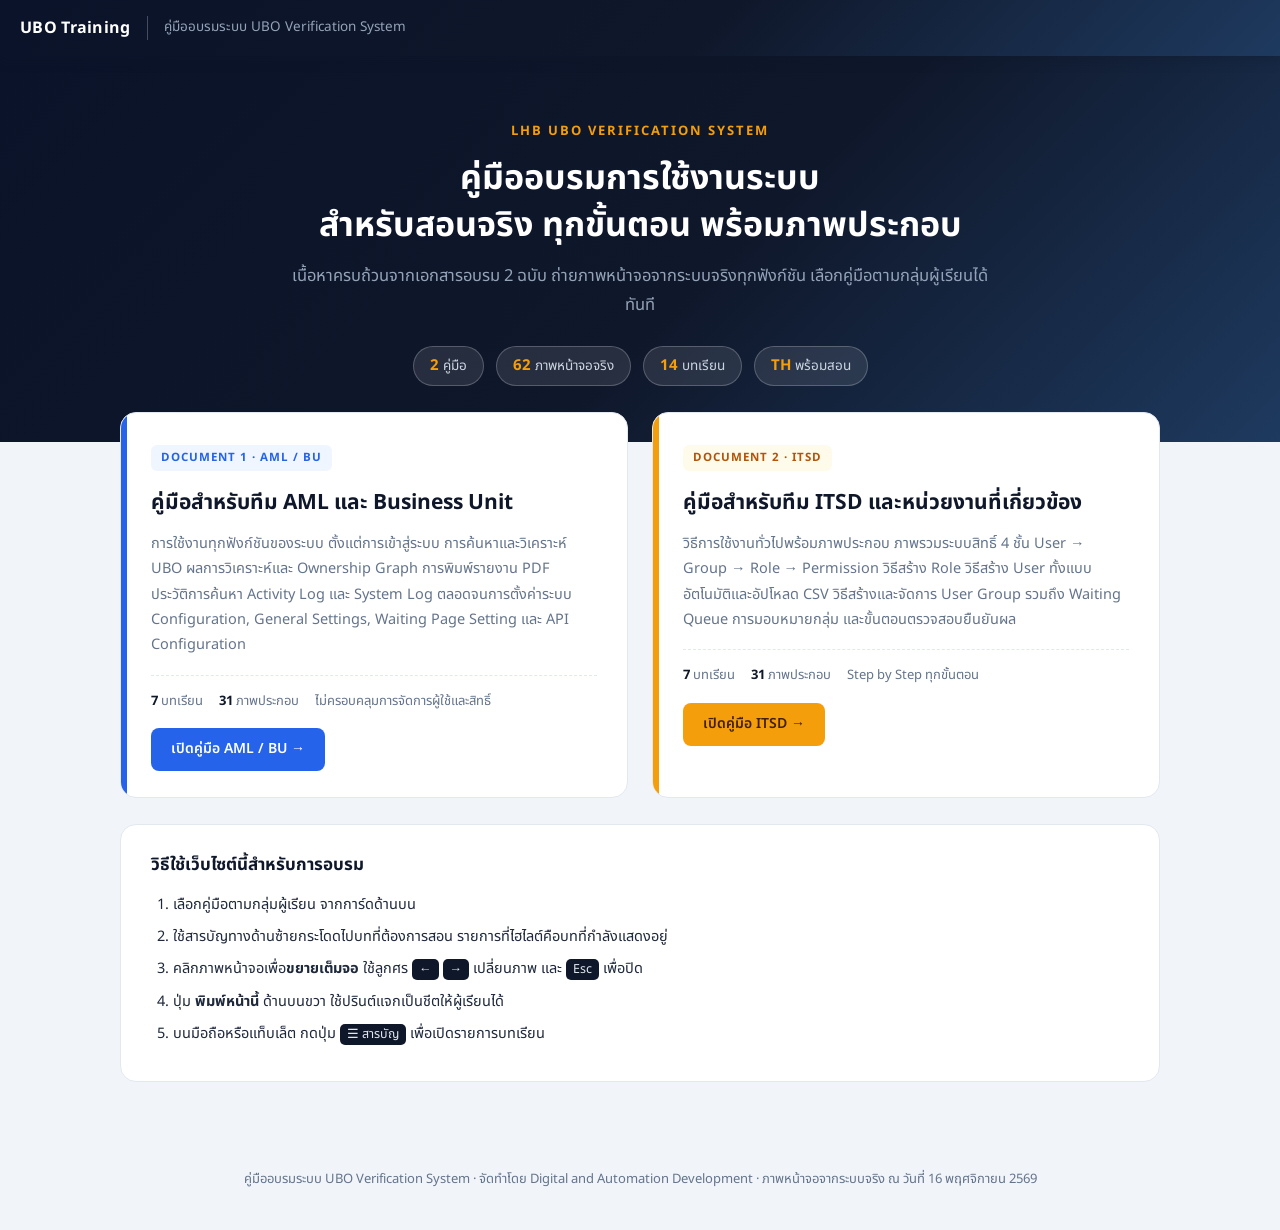
<file: index.html>
<!DOCTYPE html>
<html lang="th">
<head>
<meta charset="utf-8">
<meta name="viewport" content="width=device-width, initial-scale=1">
<title>UBO Training — คู่มืออบรมระบบ UBO Verification System</title>
<meta name="description" content="คู่มืออบรมการใช้งานระบบ UBO Verification System สำหรับทีม AML, Business Unit และ ITSD พร้อมภาพหน้าจอจริงทุกขั้นตอน">
<link rel="preconnect" href="https://fonts.googleapis.com">
<link rel="preconnect" href="https://fonts.gstatic.com" crossorigin>
<link href="https://fonts.googleapis.com/css2?family=Noto+Sans+Thai:wght@400;600;700&display=swap" rel="stylesheet">
<link rel="stylesheet" href="assets/style.css">
</head>
<body>

<header class="site-header">
  <a class="brand" href="index.html">UBO Training</a>
  <span class="page-title">คู่มืออบรมระบบ UBO Verification System</span>
  <span class="spacer"></span>
</header>

<section class="hero">
  <div class="kicker">LHB UBO Verification System</div>
  <h1>คู่มืออบรมการใช้งานระบบ<br>สำหรับสอนจริง ทุกขั้นตอน พร้อมภาพประกอบ</h1>
  <p class="sub">เนื้อหาครบถ้วนจากเอกสารอบรม 2 ฉบับ
    ถ่ายภาพหน้าจอจากระบบจริงทุกฟังก์ชัน
    เลือกคู่มือตามกลุ่มผู้เรียนได้ทันที</p>
  <div class="chips">
    <span class="chip"><b>2</b> คู่มือ</span>
    <span class="chip"><b>62</b> ภาพหน้าจอจริง</span>
    <span class="chip"><b>14</b> บทเรียน</span>
    <span class="chip"><b>TH</b> พร้อมสอน</span>
  </div>
</section>

<div class="landing">
  <div class="deck">

    <a class="manual-card" href="manual-aml.html">
      <span class="tag">DOCUMENT 1 · AML / BU</span>
      <h2>คู่มือสำหรับทีม AML และ Business Unit</h2>
      <p>การใช้งานทุกฟังก์ชันของระบบ ตั้งแต่การเข้าสู่ระบบ
        การค้นหาและวิเคราะห์ UBO ผลการวิเคราะห์และ Ownership Graph
        การพิมพ์รายงาน PDF ประวัติการค้นหา Activity Log และ System Log
        ตลอดจนการตั้งค่าระบบ Configuration, General Settings,
        Waiting Page Setting และ API Configuration</p>
      <div class="meta">
        <span><b>7</b> บทเรียน</span>
        <span><b>31</b> ภาพประกอบ</span>
        <span>ไม่ครอบคลุมการจัดการผู้ใช้และสิทธิ์</span>
      </div>
      <span class="go">เปิดคู่มือ AML / BU →</span>
    </a>

    <a class="manual-card itsd" href="manual-itsd.html">
      <span class="tag">DOCUMENT 2 · ITSD</span>
      <h2>คู่มือสำหรับทีม ITSD และหน่วยงานที่เกี่ยวข้อง</h2>
      <p>วิธีการใช้งานทั่วไปพร้อมภาพประกอบ
        ภาพรวมระบบสิทธิ์ 4 ชั้น User → Group → Role → Permission
        วิธีสร้าง Role วิธีสร้าง User ทั้งแบบอัตโนมัติและอัปโหลด CSV
        วิธีสร้างและจัดการ User Group
        รวมถึง Waiting Queue การมอบหมายกลุ่ม
        และขั้นตอนตรวจสอบยืนยันผล</p>
      <div class="meta">
        <span><b>7</b> บทเรียน</span>
        <span><b>31</b> ภาพประกอบ</span>
        <span>Step by Step ทุกขั้นตอน</span>
      </div>
      <span class="go">เปิดคู่มือ ITSD →</span>
    </a>

  </div>

  <div class="howto">
    <h3>วิธีใช้เว็บไซต์นี้สำหรับการอบรม</h3>
    <ol>
      <li>เลือกคู่มือตามกลุ่มผู้เรียน จากการ์ดด้านบน</li>
      <li>ใช้สารบัญทางด้านซ้ายกระโดดไปบทที่ต้องการสอน
        รายการที่ไฮไลต์คือบทที่กำลังแสดงอยู่</li>
      <li>คลิกภาพหน้าจอเพื่อ<strong>ขยายเต็มจอ</strong>
        ใช้ลูกศร <kbd>←</kbd> <kbd>→</kbd> เปลี่ยนภาพ
        และ <kbd>Esc</kbd> เพื่อปิด</li>
      <li>ปุ่ม <strong>พิมพ์หน้านี้</strong> ด้านบนขวา
        ใช้ปรินต์แจกเป็นชีตให้ผู้เรียนได้</li>
      <li>บนมือถือหรือแท็บเล็ต กดปุ่ม <kbd>☰ สารบัญ</kbd>
        เพื่อเปิดรายการบทเรียน</li>
    </ol>
  </div>
</div>

<footer class="site-footer">
  คู่มืออบรมระบบ UBO Verification System · จัดทำโดย Digital and Automation Development ·
  ภาพหน้าจอจากระบบจริง ณ วันที่ 16 พฤศจิกายน 2569
</footer>

<button class="to-top" id="toTop" title="กลับด้านบน">↑</button>
<script src="assets/app.js"></script>
</body>
</html>
</file>
<file: assets/style.css>
/* UBO Training Site — theme from LHB UBO Verification System
   navy #0f172a · gradient #0B132A→#0F172A→#1E3A5F · blue #2563eb · gold #f59e0b · canvas #f1f5f9 */

:root {
  --navy: #0f172a;
  --navy-steel: #1e3a5f;
  --grad: linear-gradient(135deg, #0B132A 0%, #0F172A 55%, #1E3A5F 100%);
  --blue: #2563eb;
  --blue-soft: #eff6ff;
  --gold: #f59e0b;
  --gold-dark: #b45309;
  --canvas: #f1f5f9;
  --card: #ffffff;
  --line: #e2e8f0;
  --text: #1e293b;
  --muted: #64748b;
  --ok: #16a34a;
}

* { box-sizing: border-box; }

html { scroll-behavior: smooth; }

body {
  margin: 0;
  background: var(--canvas);
  color: var(--text);
  font-family: 'Noto Sans Thai', 'Leelawadee UI', Tahoma, sans-serif;
  font-size: 15.5px;
  line-height: 1.75;
}

/* ---------------------------------------------------------------- header */
.site-header {
  position: sticky;
  top: 0;
  z-index: 50;
  background: var(--grad);
  color: #e2e8f0;
  display: flex;
  align-items: center;
  gap: 16px;
  padding: 0 20px;
  height: 56px;
  box-shadow: 0 2px 12px rgba(15, 23, 42, .35);
}

.site-header .brand {
  color: #fff;
  font-weight: 700;
  font-size: 16px;
  text-decoration: none;
  letter-spacing: .3px;
}

.site-header .brand:hover { color: var(--gold); }

.site-header .page-title {
  color: #94a3b8;
  font-size: 13.5px;
  border-left: 1px solid rgba(148, 163, 184, .4);
  padding-left: 16px;
}

.site-header .spacer { flex: 1; }

.hdr-btn {
  background: rgba(255, 255, 255, .12);
  color: #e2e8f0;
  border: 1px solid rgba(255, 255, 255, .25);
  border-radius: 8px;
  padding: 6px 14px;
  font-size: 13px;
  font-family: inherit;
  cursor: pointer;
}

.hdr-btn:hover { background: rgba(255, 255, 255, .22); color: #fff; }

.menu-btn { display: none; }

/* --------------------------------------------------------------- layout */
.layout {
  display: flex;
  gap: 24px;
  max-width: 1240px;
  margin: 0 auto;
  padding: 24px 20px 60px;
  align-items: flex-start;
}

.sidebar {
  width: 275px;
  flex: none;
  position: sticky;
  top: 80px;
  background: var(--card);
  border: 1px solid var(--line);
  border-radius: 14px;
  padding: 18px 14px;
  max-height: calc(100vh - 104px);
  overflow-y: auto;
  font-size: 13.5px;
}

.sidebar .side-label {
  font-size: 11.5px;
  font-weight: 700;
  color: var(--muted);
  text-transform: uppercase;
  letter-spacing: .8px;
  margin: 4px 8px 10px;
}

.sidebar a {
  display: block;
  color: var(--text);
  text-decoration: none;
  padding: 7px 10px;
  border-radius: 8px;
  border-left: 3px solid transparent;
  line-height: 1.5;
}

.sidebar a:hover { background: var(--blue-soft); }

.sidebar a.ch {
  font-weight: 700;
  color: var(--navy);
  margin-top: 6px;
  font-size: 13.5px;
}

.sidebar a.sec {
  padding-left: 22px;
  color: var(--muted);
  font-size: 12.8px;
}

.sidebar a.active {
  background: var(--blue-soft);
  border-left-color: var(--gold);
  color: var(--blue);
  font-weight: 600;
}

.sidebar a.sec.active { color: var(--blue); }

.main {
  flex: 1;
  min-width: 0;
  background: var(--card);
  border: 1px solid var(--line);
  border-radius: 14px;
  padding: 36px 44px 56px;
}

/* ------------------------------------------------------------ typography */
.main h1 {
  color: var(--navy);
  font-size: 25px;
  line-height: 1.4;
  margin: 14px 0 6px;
  padding-bottom: 10px;
  border-bottom: 3px solid var(--gold);
  scroll-margin-top: 76px;
}

.main h1:first-child { margin-top: 0; }

.main h2 {
  color: var(--navy);
  font-size: 18.5px;
  margin: 34px 0 10px;
  padding-left: 12px;
  border-left: 4px solid var(--blue);
  scroll-margin-top: 76px;
}

.main p { margin: 10px 0; }

.main a { color: var(--blue); }

ul.plain { padding-left: 22px; }

ul.plain li { margin: 7px 0; }

/* ---------------------------------------------------------------- steps */
ol.steps {
  list-style: none;
  counter-reset: st;
  padding: 0;
  margin: 14px 0;
}

ol.steps li {
  counter-increment: st;
  position: relative;
  padding: 12px 16px 12px 52px;
  background: #f8fafc;
  border: 1px solid var(--line);
  border-radius: 10px;
  margin: 10px 0;
}

ol.steps li::before {
  content: counter(st);
  position: absolute;
  left: 14px;
  top: 12px;
  width: 26px;
  height: 26px;
  background: var(--blue);
  color: #fff;
  border-radius: 50%;
  font-size: 13.5px;
  font-weight: 700;
  display: flex;
  align-items: center;
  justify-content: center;
  line-height: 1;
}

/* ---------------------------------------------------------------- notes */
.note {
  background: #fffbeb;
  border-left: 4px solid var(--gold);
  border-radius: 0 10px 10px 0;
  padding: 12px 18px;
  margin: 18px 0;
}

.note .note-title {
  font-weight: 700;
  color: var(--gold-dark);
  font-size: 14.5px;
  margin-bottom: 2px;
}

.note p { margin: 4px 0 0; font-size: 14.5px; }

/* -------------------------------------------------------------- figures */
figure.fig {
  margin: 22px 0;
  background: #f8fafc;
  border: 1px solid var(--line);
  border-radius: 12px;
  padding: 12px;
}

figure.fig img {
  width: 100%;
  display: block;
  border-radius: 8px;
  border: 1px solid var(--line);
  cursor: zoom-in;
}

figure.fig figcaption {
  text-align: center;
  font-size: 12.5px;
  font-style: italic;
  color: var(--muted);
  padding-top: 9px;
  line-height: 1.6;
}

/* --------------------------------------------------------------- tables */
.main table {
  width: 100%;
  border-collapse: collapse;
  margin: 16px 0;
  font-size: 14px;
}

.main th {
  background: var(--navy);
  color: #fff;
  text-align: left;
  padding: 9px 12px;
  font-weight: 600;
}

.main td {
  border: 1px solid var(--line);
  padding: 8px 12px;
  vertical-align: top;
}

.main tbody tr:nth-child(even) td { background: #f8fafc; }

/* -------------------------------------------------------------- lightbox */
.lightbox {
  position: fixed;
  inset: 0;
  background: rgba(11, 19, 42, .95);
  z-index: 100;
  display: none;
  align-items: center;
  justify-content: center;
  flex-direction: column;
  padding: 30px;
}

.lightbox.open { display: flex; }

.lightbox img {
  max-width: 92vw;
  max-height: 78vh;
  border-radius: 8px;
  box-shadow: 0 10px 50px rgba(0, 0, 0, .6);
}

.lb-cap {
  color: #cbd5e1;
  font-size: 14px;
  margin-top: 16px;
  text-align: center;
  max-width: 900px;
}

.lb-btn {
  position: absolute;
  background: rgba(255, 255, 255, .14);
  border: 1px solid rgba(255, 255, 255, .3);
  color: #fff;
  font-size: 22px;
  width: 46px;
  height: 46px;
  border-radius: 50%;
  cursor: pointer;
  display: flex;
  align-items: center;
  justify-content: center;
}

.lb-btn:hover { background: rgba(255, 255, 255, .3); }

.lb-prev { left: 24px; top: 50%; transform: translateY(-50%); }
.lb-next { right: 24px; top: 50%; transform: translateY(-50%); }
.lb-close { top: 20px; right: 24px; font-size: 16px; }

.lb-count {
  position: absolute;
  top: 26px;
  left: 28px;
  color: #94a3b8;
  font-size: 13.5px;
}

/* ------------------------------------------------------- landing page */
.hero {
  background: var(--grad);
  color: #e2e8f0;
  padding: 64px 24px 56px;
  text-align: center;
}

.hero .kicker {
  color: var(--gold);
  font-size: 13px;
  font-weight: 700;
  letter-spacing: 2px;
  text-transform: uppercase;
  margin-bottom: 12px;
}

.hero h1 {
  color: #fff;
  font-size: 34px;
  margin: 0 0 12px;
  line-height: 1.4;
}

.hero p.sub {
  color: #94a3b8;
  font-size: 16.5px;
  max-width: 720px;
  margin: 0 auto;
}

.chips {
  display: flex;
  gap: 12px;
  justify-content: center;
  flex-wrap: wrap;
  margin-top: 26px;
}

.chip {
  background: rgba(255, 255, 255, .1);
  border: 1px solid rgba(255, 255, 255, .22);
  border-radius: 999px;
  padding: 6px 16px;
  font-size: 13.5px;
  color: #cbd5e1;
}

.chip b { color: var(--gold); font-size: 15px; }

.landing {
  max-width: 1080px;
  margin: -30px auto 60px;
  padding: 0 20px;
}

.deck {
  display: grid;
  grid-template-columns: 1fr 1fr;
  gap: 24px;
}

.manual-card {
  background: var(--card);
  border: 1px solid var(--line);
  border-radius: 16px;
  padding: 30px 30px 26px;
  text-decoration: none;
  color: var(--text);
  display: block;
  transition: transform .15s ease, box-shadow .15s ease;
  position: relative;
  overflow: hidden;
}

.manual-card::before {
  content: '';
  position: absolute;
  left: 0;
  top: 0;
  bottom: 0;
  width: 6px;
  background: var(--blue);
}

.manual-card.itsd::before { background: var(--gold); }

.manual-card:hover {
  transform: translateY(-4px);
  box-shadow: 0 14px 34px rgba(15, 23, 42, .14);
}

.manual-card .tag {
  display: inline-block;
  font-size: 11.5px;
  font-weight: 700;
  letter-spacing: 1px;
  color: var(--blue);
  background: var(--blue-soft);
  border-radius: 6px;
  padding: 3px 10px;
  margin-bottom: 14px;
}

.manual-card.itsd .tag { color: var(--gold-dark); background: #fffbeb; }

.manual-card h2 { color: var(--navy); font-size: 21px; margin: 0 0 10px; }

.manual-card p { color: var(--muted); font-size: 14.5px; margin: 0 0 16px; }

.manual-card .meta {
  font-size: 13px;
  color: var(--muted);
  border-top: 1px dashed var(--line);
  padding-top: 14px;
  display: flex;
  gap: 16px;
  flex-wrap: wrap;
}

.manual-card .meta b { color: var(--navy); }

.manual-card .go {
  margin-top: 16px;
  display: inline-block;
  background: var(--blue);
  color: #fff;
  font-size: 14px;
  font-weight: 600;
  border-radius: 8px;
  padding: 9px 20px;
}

.manual-card.itsd .go { background: var(--gold); color: #422006; }

.howto {
  background: var(--card);
  border: 1px solid var(--line);
  border-radius: 16px;
  padding: 26px 30px;
  margin-top: 26px;
}

.howto h3 { color: var(--navy); margin: 0 0 12px; font-size: 17px; }

.howto ol { margin: 0; padding-left: 22px; }

.howto li { margin: 7px 0; font-size: 14.5px; }

.howto kbd {
  background: var(--navy);
  color: #e2e8f0;
  border-radius: 5px;
  padding: 1px 7px;
  font-size: 12.5px;
  font-family: inherit;
}

.site-footer {
  text-align: center;
  color: var(--muted);
  font-size: 13px;
  padding: 26px 20px 40px;
}

/* --------------------------------------------------------- back-to-top */
.to-top {
  position: fixed;
  right: 26px;
  bottom: 26px;
  background: var(--navy);
  color: #fff;
  border: none;
  border-radius: 50%;
  width: 44px;
  height: 44px;
  font-size: 18px;
  cursor: pointer;
  box-shadow: 0 6px 18px rgba(15, 23, 42, .35);
  display: none;
  z-index: 40;
}

.to-top.show { display: block; }

/* ------------------------------------------------------------ responsive */
@media (max-width: 980px) {
  .menu-btn { display: inline-flex; }
  .site-header .page-title { display: none; }

  .layout {
    flex-direction: column;
    padding: 16px 12px 50px;
  }

  .sidebar {
    display: none;
    width: 100%;
    position: static;
    max-height: 50vh;
  }

  .sidebar.open { display: block; }

  .main { padding: 24px 18px 40px; border-radius: 12px; }

  .deck { grid-template-columns: 1fr; }

  .hero h1 { font-size: 25px; }

  .hero { padding: 44px 18px 40px; }

  ol.steps li { padding: 12px 12px 12px 46px; }
}

/* ----------------------------------------------------------------- print */
@media print {
  .site-header, .sidebar, .lightbox, .to-top, .site-footer { display: none !important; }
  body { background: #fff; font-size: 12px; }
  .layout { display: block; padding: 0; max-width: none; }
  .main { border: none; padding: 0; }
  figure.fig { border: none; padding: 0; break-inside: avoid; }
  figure.fig img { border: 1px solid #ccc; }
  .main h1 { break-before: page; }
  .main h1:first-child { break-before: auto; }
  ol.steps li, .note { break-inside: avoid; }
}
</file>
